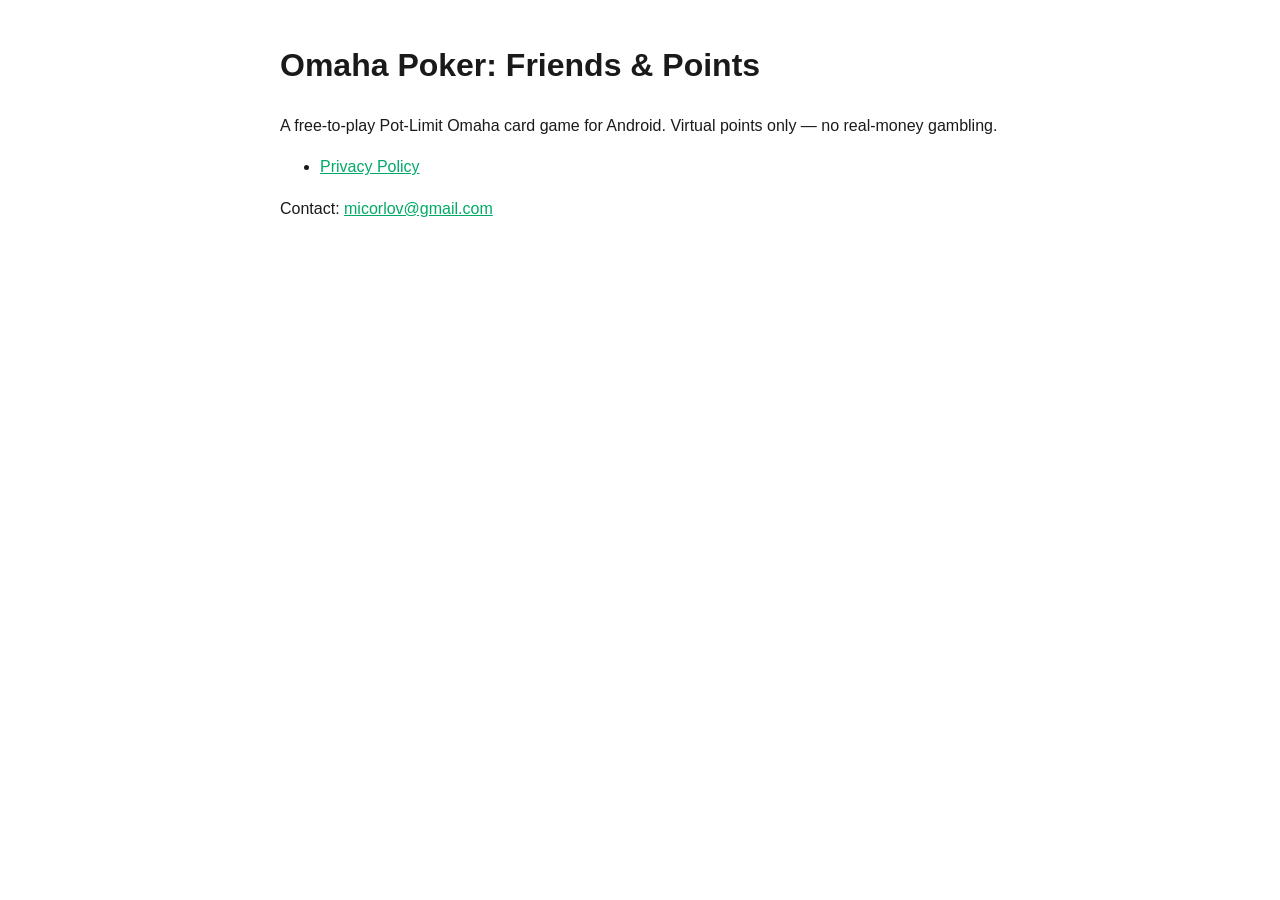
<file: index.html>
<!DOCTYPE html>
<html lang="en"><head><meta charset="UTF-8">
<meta name="viewport" content="width=device-width, initial-scale=1.0">
<title>Omaha Poker: Friends &amp; Points</title>
<style>body{font-family:-apple-system,BlinkMacSystemFont,'Segoe UI',Roboto,sans-serif;max-width:720px;margin:40px auto;padding:0 20px;line-height:1.6;color:#1a1a1a}a{color:#0a6}</style>
</head><body>
<h1>Omaha Poker: Friends &amp; Points</h1>
<p>A free-to-play Pot-Limit Omaha card game for Android. Virtual points only &mdash; no real-money gambling.</p>
<ul><li><a href="privacy-policy.html">Privacy Policy</a></li></ul>
<p>Contact: <a href="mailto:micorlov@gmail.com">micorlov@gmail.com</a></p>
</body></html>
</file>
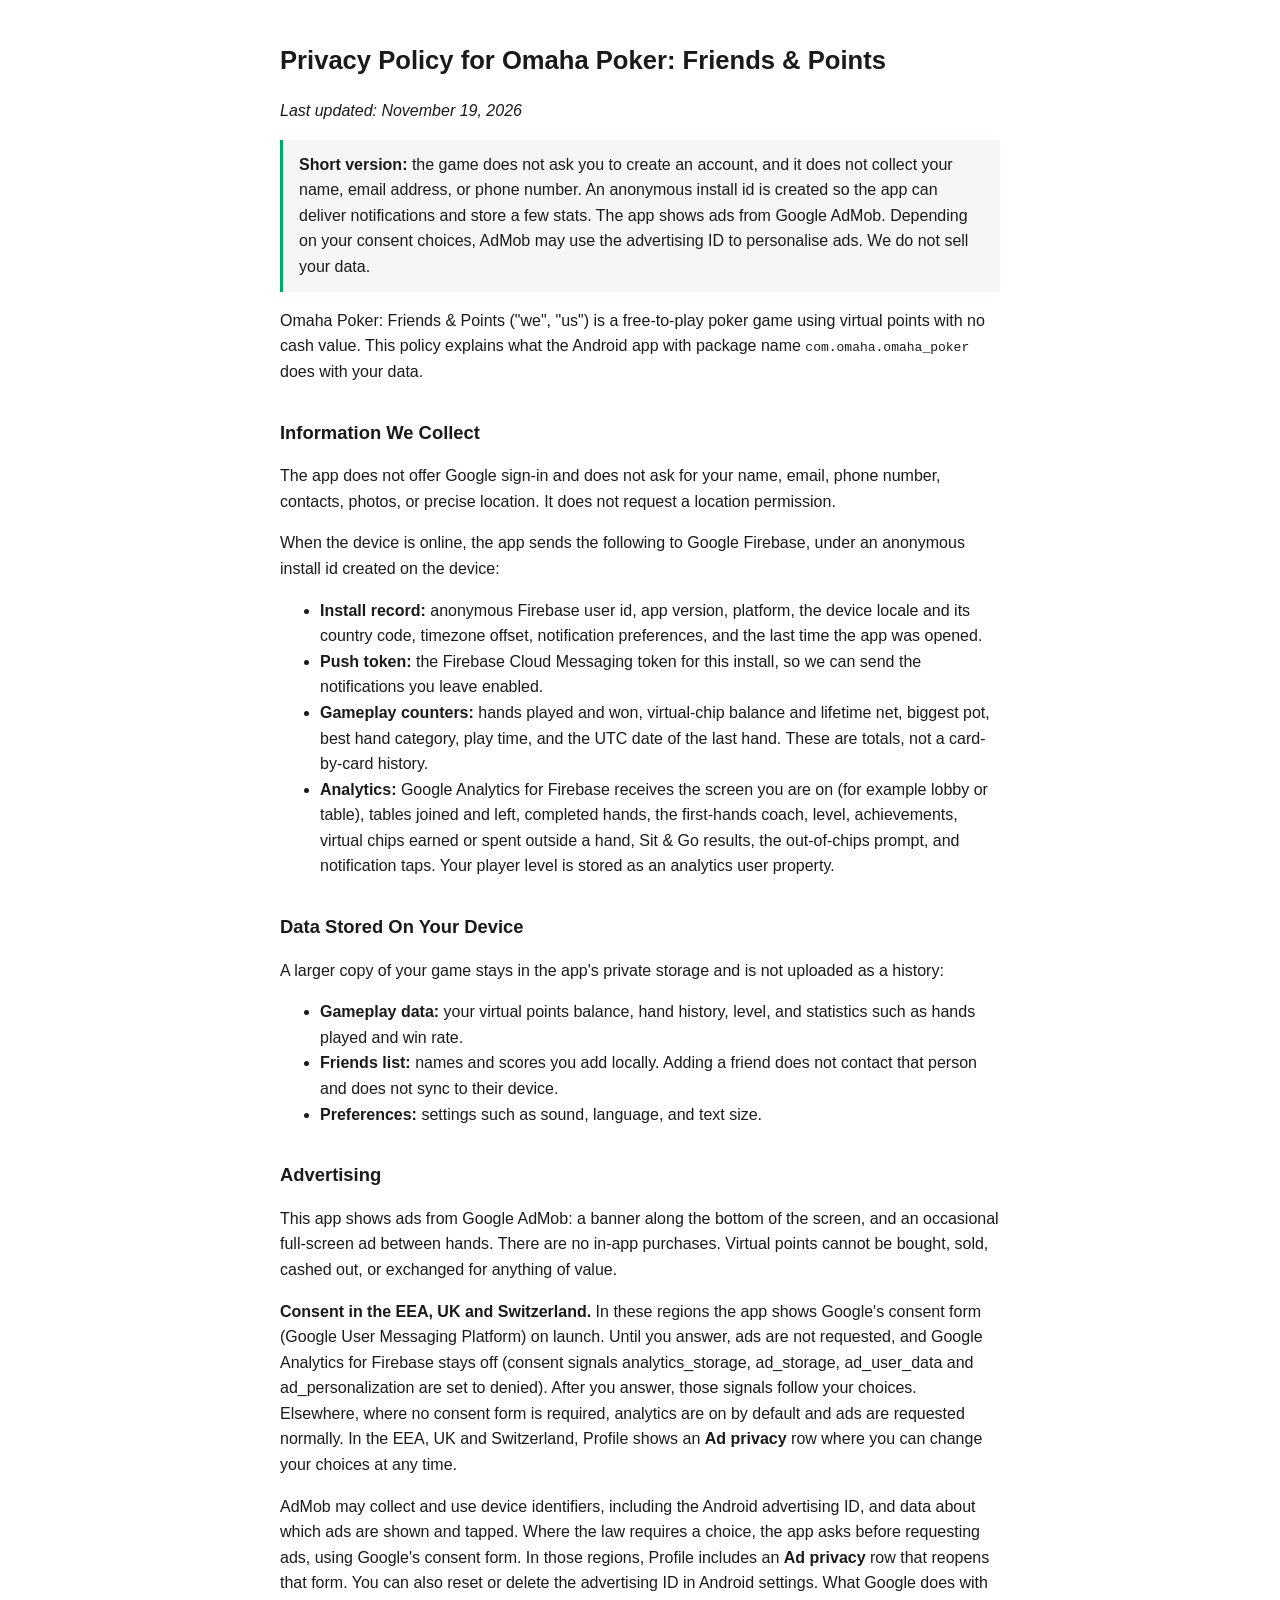
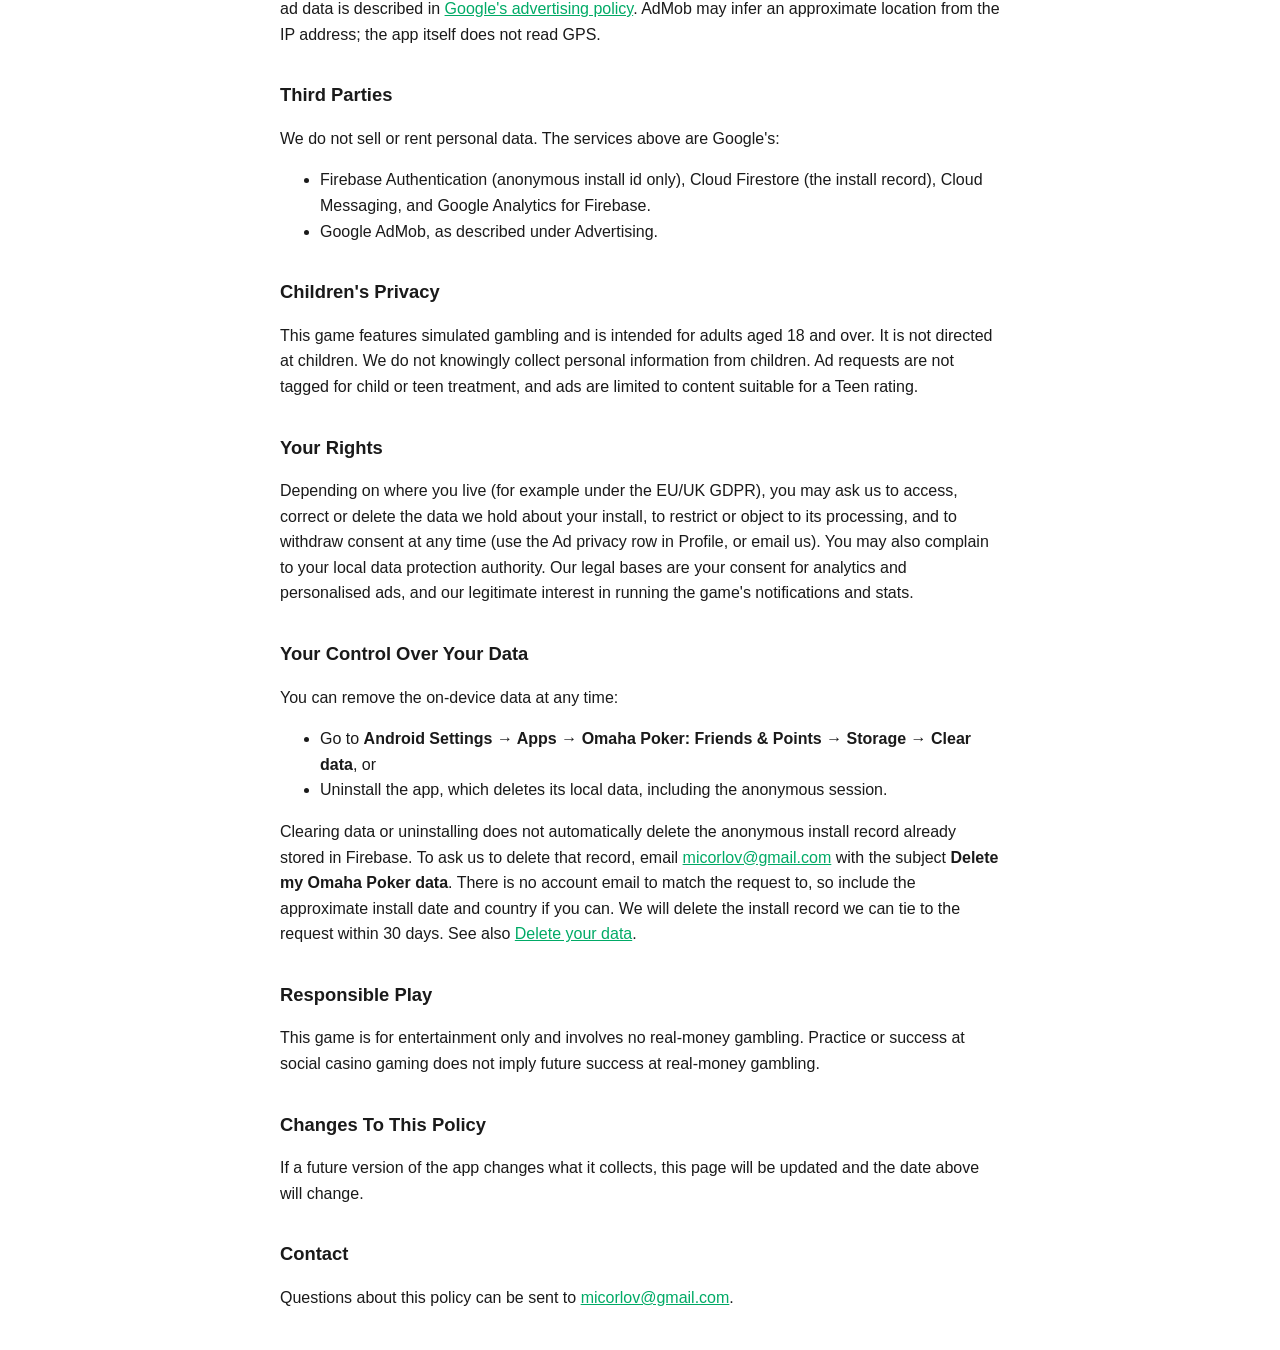
<file: privacy-policy.html>
<!DOCTYPE html>
<html lang="en">
<head>
<meta charset="UTF-8">
<meta name="viewport" content="width=device-width, initial-scale=1.0">
<title>Privacy Policy — Omaha Poker: Friends &amp; Points</title>
<style>
  body { font-family: -apple-system, BlinkMacSystemFont, 'Segoe UI', Roboto, sans-serif; max-width: 720px; margin: 40px auto; padding: 0 20px; line-height: 1.6; color: #1a1a1a; background: #fff; }
  h1 { font-size: 1.6em; }
  h2 { font-size: 1.15em; margin-top: 1.8em; }
  a { color: #0a6; }
  .lede { background: #f4f7f4; border-left: 3px solid #0a6; padding: 12px 16px; }
</style>
</head>
<body>
<h1>Privacy Policy for Omaha Poker: Friends &amp; Points</h1>
<p><em>Last updated: November 19, 2026</em></p>

<p class="lede"><strong>Short version:</strong> the game does not ask you to create an account, and it
does not collect your name, email address, or phone number. An anonymous install id is created
so the app can deliver notifications and store a few stats. The app shows ads from Google AdMob.
Depending on your consent choices, AdMob may use the advertising ID to personalise ads. We do not
sell your data.</p>

<p>Omaha Poker: Friends &amp; Points ("we", "us") is a free-to-play poker game using
virtual points with no cash value. This policy explains what the Android app with package name
<code>com.omaha.omaha_poker</code> does with your data.</p>

<h2>Information We Collect</h2>
<p>The app does not offer Google sign-in and does not ask for your name, email, phone number,
contacts, photos, or precise location. It does not request a location permission.</p>
<p>When the device is online, the app sends the following to Google Firebase, under an anonymous
install id created on the device:</p>
<ul>
  <li><strong>Install record:</strong> anonymous Firebase user id, app version, platform, the device locale and its country code, timezone offset, notification preferences, and the last time the app was opened.</li>
  <li><strong>Push token:</strong> the Firebase Cloud Messaging token for this install, so we can send the notifications you leave enabled.</li>
  <li><strong>Gameplay counters:</strong> hands played and won, virtual-chip balance and lifetime net, biggest pot, best hand category, play time, and the UTC date of the last hand. These are totals, not a card-by-card history.</li>
  <li><strong>Analytics:</strong> Google Analytics for Firebase receives the screen you are on (for example lobby or table), tables joined and left, completed hands, the first-hands coach, level, achievements, virtual chips earned or spent outside a hand, Sit &amp; Go results, the out-of-chips prompt, and notification taps. Your player level is stored as an analytics user property.</li>
</ul>

<h2>Data Stored On Your Device</h2>
<p>A larger copy of your game stays in the app's private storage and is not uploaded as a history:</p>
<ul>
  <li><strong>Gameplay data:</strong> your virtual points balance, hand history, level, and statistics such as hands played and win rate.</li>
  <li><strong>Friends list:</strong> names and scores you add locally. Adding a friend does not contact that person and does not sync to their device.</li>
  <li><strong>Preferences:</strong> settings such as sound, language, and text size.</li>
</ul>

<h2>Advertising</h2>
<p>This app shows ads from Google AdMob: a banner along the bottom of the screen, and an occasional full-screen ad between hands. There are no in-app purchases. Virtual points cannot be bought, sold, cashed out, or exchanged for anything of value.</p>
<p><strong>Consent in the EEA, UK and Switzerland.</strong> In these regions the app shows Google's consent form (Google User Messaging Platform) on launch. Until you answer, ads are not requested, and Google Analytics for Firebase stays off (consent signals analytics_storage, ad_storage, ad_user_data and ad_personalization are set to denied). After you answer, those signals follow your choices. Elsewhere, where no consent form is required, analytics are on by default and ads are requested normally. In the EEA, UK and Switzerland, Profile shows an <strong>Ad privacy</strong> row where you can change your choices at any time.</p>
<p>AdMob may collect and use device identifiers, including the Android advertising ID, and data about which ads are shown and tapped. Where the law requires a choice, the app asks before requesting ads, using Google's consent form. In those regions, Profile includes an <strong>Ad privacy</strong> row that reopens that form. You can also reset or delete the advertising ID in Android settings. What Google does with ad data is described in <a href="https://policies.google.com/technologies/ads">Google's advertising policy</a>. AdMob may infer an approximate location from the IP address; the app itself does not read GPS.</p>

<h2>Third Parties</h2>
<p>We do not sell or rent personal data. The services above are Google's:</p>
<ul>
  <li>Firebase Authentication (anonymous install id only), Cloud Firestore (the install record), Cloud Messaging, and Google Analytics for Firebase.</li>
  <li>Google AdMob, as described under Advertising.</li>
</ul>

<h2>Children's Privacy</h2>
<p>This game features simulated gambling and is intended for adults aged 18 and over.
It is not directed at children. We do not knowingly collect personal information from children.
Ad requests are not tagged for child or teen treatment, and ads are limited to content suitable for a Teen rating.</p>

<h2>Your Rights</h2>
<p>Depending on where you live (for example under the EU/UK GDPR), you may ask us to access, correct or delete the data we hold about your install, to restrict or object to its processing, and to withdraw consent at any time (use the Ad privacy row in Profile, or email us). You may also complain to your local data protection authority. Our legal bases are your consent for analytics and personalised ads, and our legitimate interest in running the game's notifications and stats.</p>

<h2>Your Control Over Your Data</h2>
<p>You can remove the on-device data at any time:</p>
<ul>
  <li>Go to <strong>Android Settings → Apps → Omaha Poker: Friends &amp; Points → Storage → Clear data</strong>, or</li>
  <li>Uninstall the app, which deletes its local data, including the anonymous session.</li>
</ul>
<p>Clearing data or uninstalling does not automatically delete the anonymous install record already stored in Firebase. To ask us to delete that record, email
<a href="mailto:micorlov@gmail.com">micorlov@gmail.com</a> with the subject <strong>Delete my Omaha Poker data</strong>.
There is no account email to match the request to, so include the approximate install date and country if you can. We will delete the install record we can tie to the request within 30 days. See also <a href="delete-account.html">Delete your data</a>.</p>

<h2>Responsible Play</h2>
<p>This game is for entertainment only and involves no real-money gambling. Practice or
success at social casino gaming does not imply future success at real-money gambling.</p>

<h2>Changes To This Policy</h2>
<p>If a future version of the app changes what it collects, this page will be updated and the date above will change.</p>

<h2>Contact</h2>
<p>Questions about this policy can be sent to
<a href="mailto:micorlov@gmail.com">micorlov@gmail.com</a>.</p>
</body>
</html>
</file>
